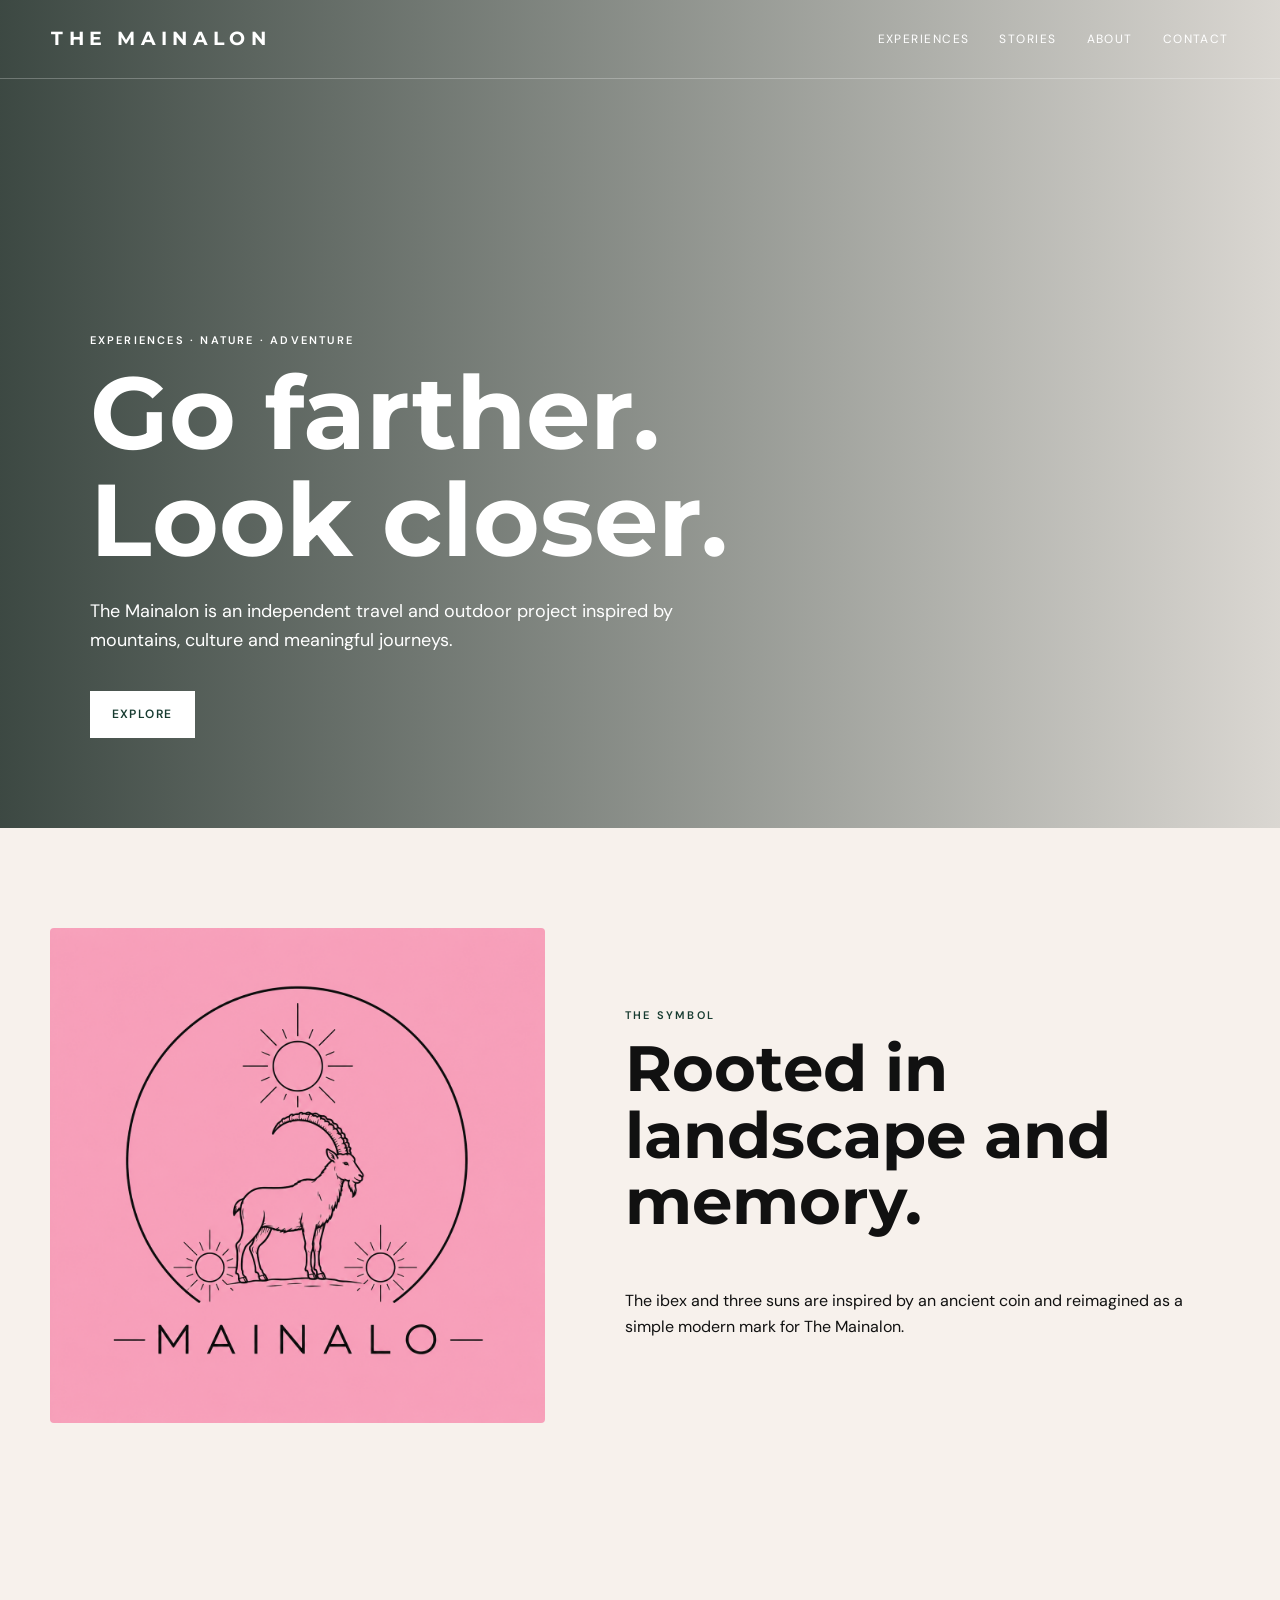
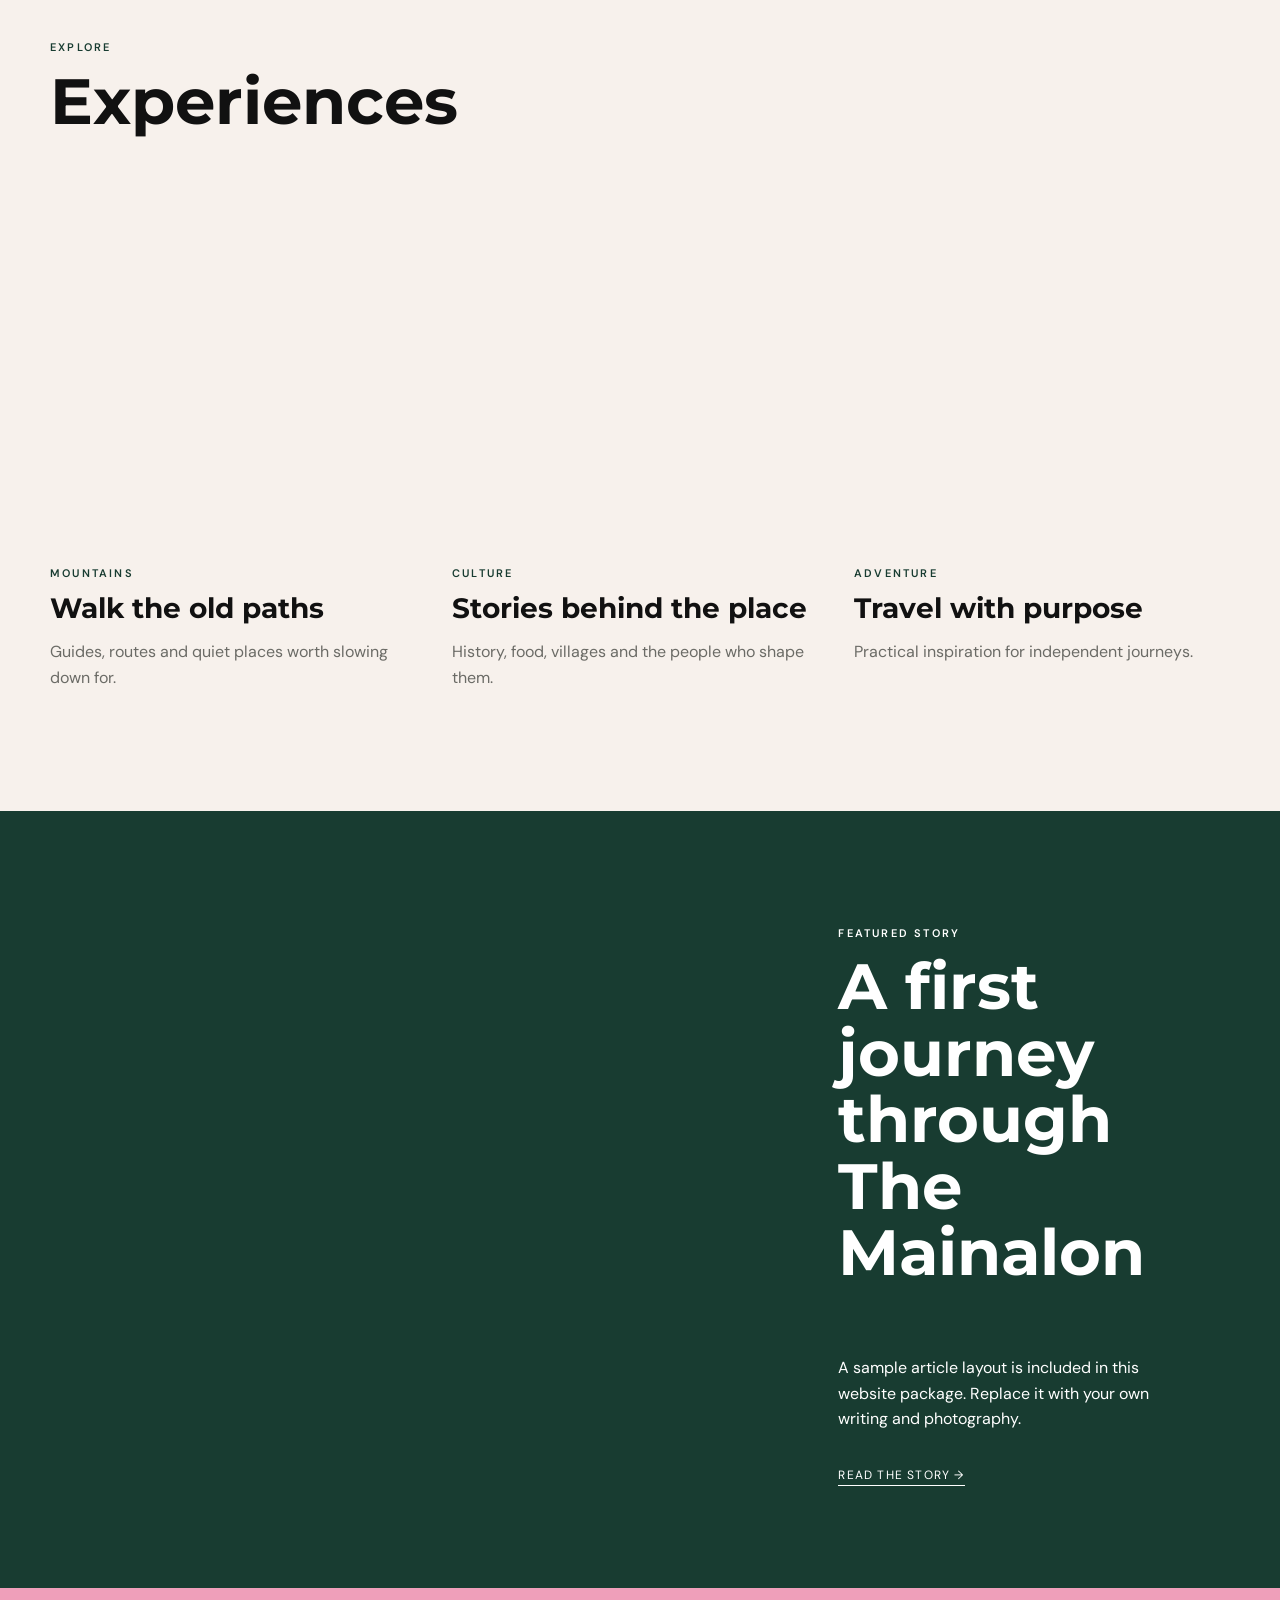
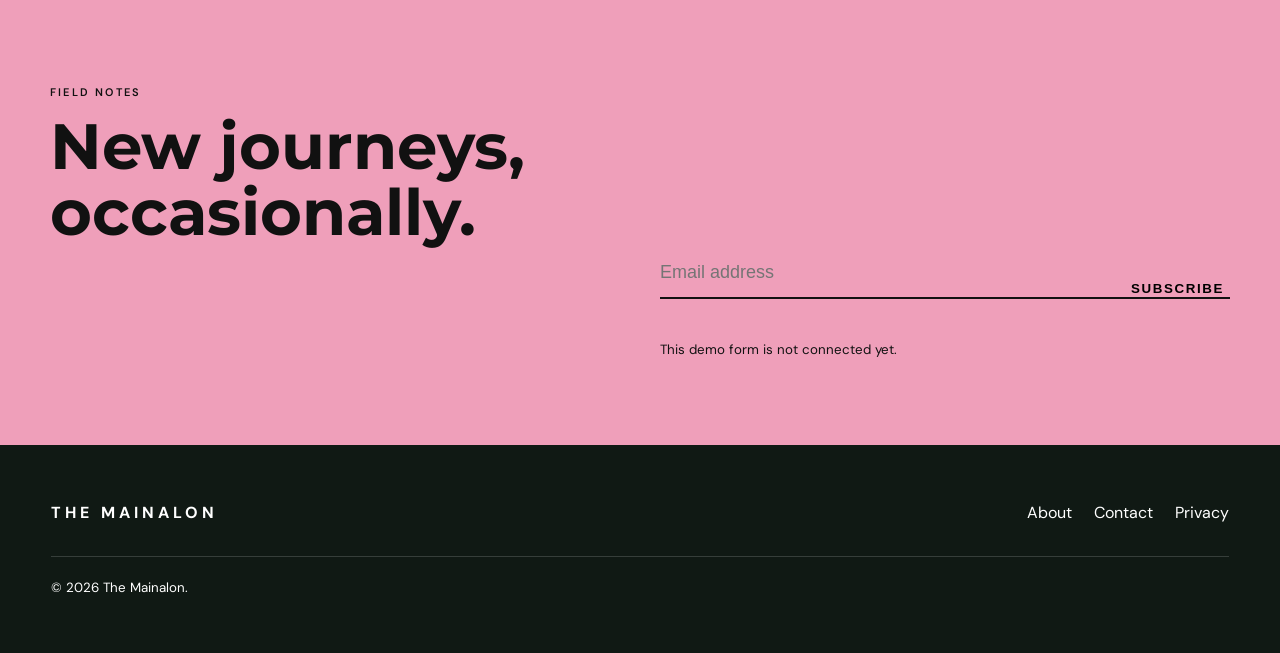
<file: index.html>
<!doctype html>
<html lang="en">
<head>
  <meta charset="utf-8">
  <meta name="viewport" content="width=device-width, initial-scale=1">
  <meta name="description" content="The Mainalon — experiences, nature and adventure.">
  <title>The Mainalon</title>
  <link rel="preconnect" href="https://fonts.googleapis.com">
  <link rel="preconnect" href="https://fonts.gstatic.com" crossorigin>
  <link href="https://fonts.googleapis.com/css2?family=DM+Sans:wght@400;500;600&family=Montserrat:wght@500;600;700&display=swap" rel="stylesheet">
  <link rel="stylesheet" href="styles.css">
</head>
<body>
  <header class="site-header">
    <a class="brand" href="index.html">THE MAINALON</a>
    <button class="menu-button" aria-expanded="false" aria-controls="site-nav">Menu</button>
    <nav id="site-nav" class="site-nav">
      <a href="#experiences">Experiences</a>
      <a href="#stories">Stories</a>
      <a href="about.html">About</a>
      <a href="contact.html">Contact</a>
    </nav>
  </header>

  <main>
    <section class="hero">
      <div class="hero-shade"></div>
      <div class="hero-copy">
        <p class="eyebrow">Experiences · Nature · Adventure</p>
        <h1>Go farther.<br>Look closer.</h1>
        <p>The Mainalon is an independent travel and outdoor project inspired by mountains, culture and meaningful journeys.</p>
        <a class="button" href="#experiences">Explore</a>
      </div>
    </section>

    <section class="logo-section">
      <img src="assets/mainalo-logo.png" alt="The Mainalon logo with ibex and three suns">
      <div>
        <p class="eyebrow dark">The symbol</p>
        <h2>Rooted in landscape and memory.</h2>
        <p>The ibex and three suns are inspired by an ancient coin and reimagined as a simple modern mark for The Mainalon.</p>
      </div>
    </section>

    <section id="experiences" class="section">
      <p class="eyebrow dark">Explore</p>
      <h2>Experiences</h2>
      <div class="cards">
        <article class="card">
          <div class="card-image one"></div>
          <p class="meta">Mountains</p>
          <h3>Walk the old paths</h3>
          <p>Guides, routes and quiet places worth slowing down for.</p>
        </article>
        <article class="card">
          <div class="card-image two"></div>
          <p class="meta">Culture</p>
          <h3>Stories behind the place</h3>
          <p>History, food, villages and the people who shape them.</p>
        </article>
        <article class="card">
          <div class="card-image three"></div>
          <p class="meta">Adventure</p>
          <h3>Travel with purpose</h3>
          <p>Practical inspiration for independent journeys.</p>
        </article>
      </div>
    </section>

    <section id="stories" class="story-feature">
      <div class="story-photo"></div>
      <div class="story-copy">
        <p class="eyebrow">Featured story</p>
        <h2>A first journey through The Mainalon</h2>
        <p>A sample article layout is included in this website package. Replace it with your own writing and photography.</p>
        <a class="text-link" href="articles/first-journey.html">Read the story →</a>
      </div>
    </section>

    <section class="newsletter">
      <div>
        <p class="eyebrow">Field notes</p>
        <h2>New journeys, occasionally.</h2>
      </div>
      <form id="newsletter-form">
        <input type="email" aria-label="Email address" placeholder="Email address" required>
        <button type="submit">Subscribe</button>
      </form>
      <small>This demo form is not connected yet.</small>
    </section>
  </main>

  <footer>
    <strong>THE MAINALON</strong>
    <div>
      <a href="about.html">About</a>
      <a href="contact.html">Contact</a>
      <a href="privacy.html">Privacy</a>
    </div>
    <small>© <span id="year"></span> The Mainalon.</small>
  </footer>
  <script src="script.js"></script>
</body>
</html>
</file>
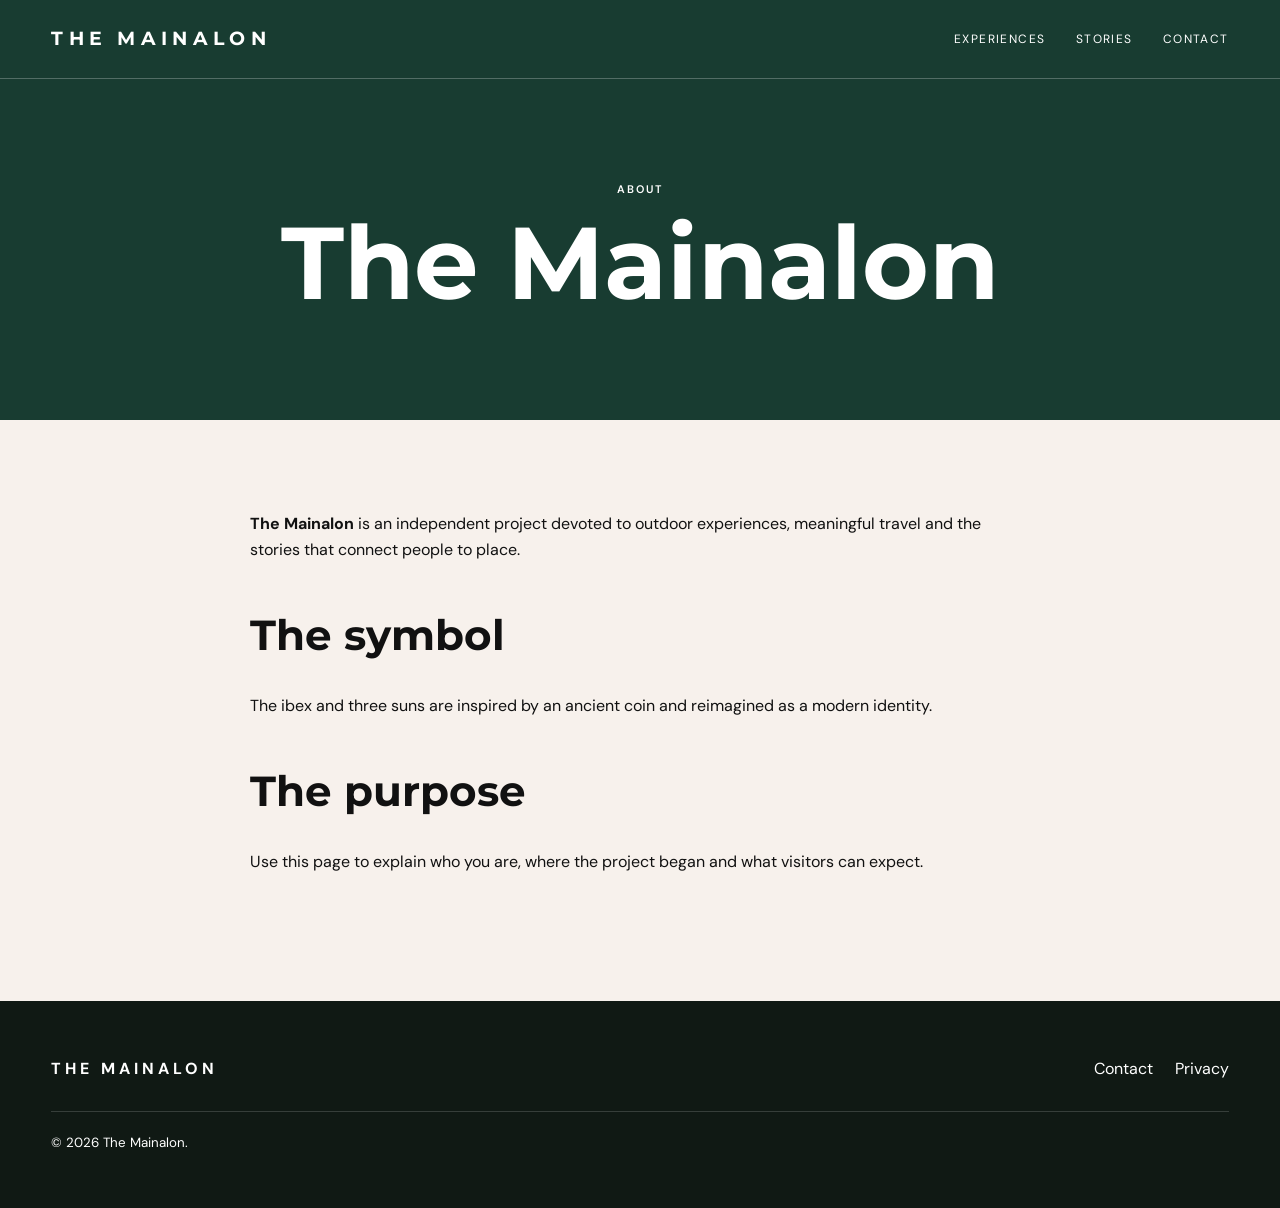
<file: about.html>
<!doctype html><html lang="en"><head><meta charset="utf-8"><meta name="viewport" content="width=device-width,initial-scale=1"><title>About | The Mainalon</title><link rel="preconnect" href="https://fonts.googleapis.com"><link rel="preconnect" href="https://fonts.gstatic.com" crossorigin><link href="https://fonts.googleapis.com/css2?family=DM+Sans:wght@400;500;600&family=Montserrat:wght@500;600;700&display=swap" rel="stylesheet"><link rel="stylesheet" href="styles.css"></head><body><header class="site-header"><a class="brand" href="index.html">THE MAINALON</a><nav class="site-nav open"><a href="index.html#experiences">Experiences</a><a href="index.html#stories">Stories</a><a href="contact.html">Contact</a></nav></header><main><section class="page-hero"><p class="eyebrow">About</p><h1>The Mainalon</h1></section><article class="prose"><p><strong>The Mainalon</strong> is an independent project devoted to outdoor experiences, meaningful travel and the stories that connect people to place.</p><h2>The symbol</h2><p>The ibex and three suns are inspired by an ancient coin and reimagined as a modern identity.</p><h2>The purpose</h2><p>Use this page to explain who you are, where the project began and what visitors can expect.</p></article></main><footer><strong>THE MAINALON</strong><div><a href="contact.html">Contact</a><a href="privacy.html">Privacy</a></div><small>© 2026 The Mainalon.</small></footer></body></html>
</file>
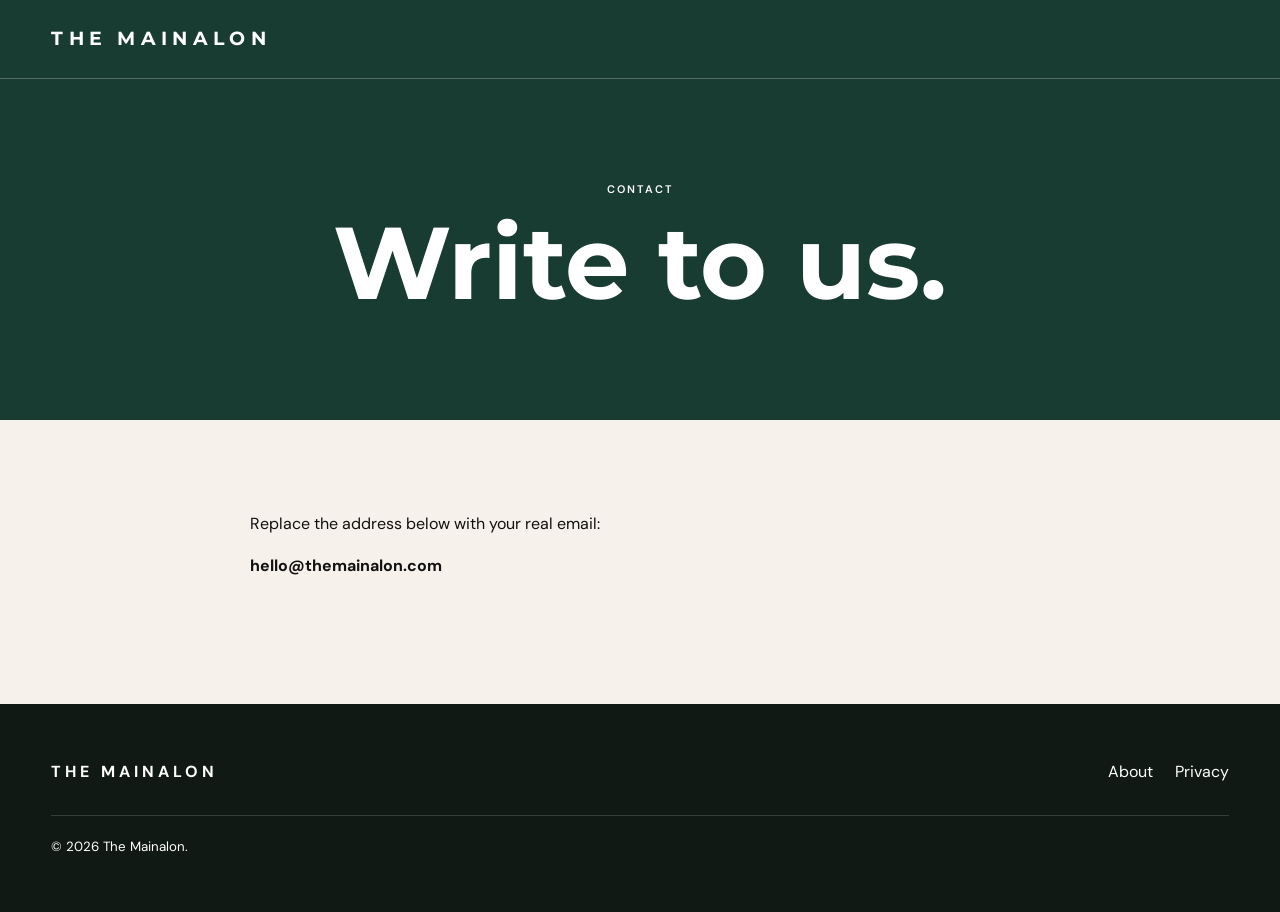
<file: contact.html>
<!doctype html><html lang="en"><head><meta charset="utf-8"><meta name="viewport" content="width=device-width,initial-scale=1"><title>Contact | The Mainalon</title><link rel="preconnect" href="https://fonts.googleapis.com"><link rel="preconnect" href="https://fonts.gstatic.com" crossorigin><link href="https://fonts.googleapis.com/css2?family=DM+Sans:wght@400;500;600&family=Montserrat:wght@500;600;700&display=swap" rel="stylesheet"><link rel="stylesheet" href="styles.css"></head><body><header class="site-header"><a class="brand" href="index.html">THE MAINALON</a></header><main><section class="page-hero"><p class="eyebrow">Contact</p><h1>Write to us.</h1></section><section class="prose"><p>Replace the address below with your real email:</p><p><strong>hello@themainalon.com</strong></p></section></main><footer><strong>THE MAINALON</strong><div><a href="about.html">About</a><a href="privacy.html">Privacy</a></div><small>© 2026 The Mainalon.</small></footer></body></html>
</file>
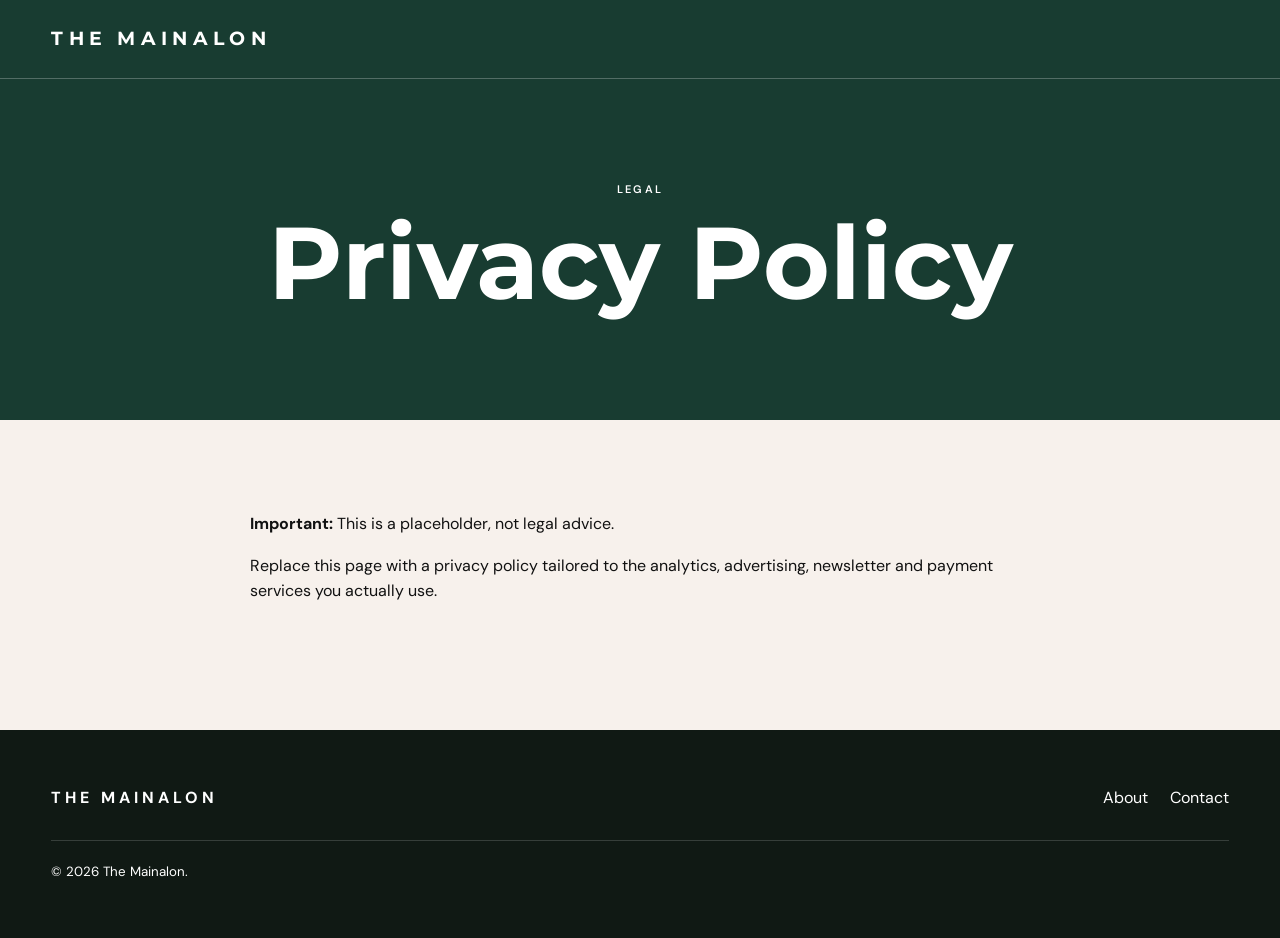
<file: privacy.html>
<!doctype html><html lang="en"><head><meta charset="utf-8"><meta name="viewport" content="width=device-width,initial-scale=1"><title>Privacy | The Mainalon</title><link rel="preconnect" href="https://fonts.googleapis.com"><link rel="preconnect" href="https://fonts.gstatic.com" crossorigin><link href="https://fonts.googleapis.com/css2?family=DM+Sans:wght@400;500;600&family=Montserrat:wght@500;600;700&display=swap" rel="stylesheet"><link rel="stylesheet" href="styles.css"></head><body><header class="site-header"><a class="brand" href="index.html">THE MAINALON</a></header><main><section class="page-hero"><p class="eyebrow">Legal</p><h1>Privacy Policy</h1></section><article class="prose"><p><strong>Important:</strong> This is a placeholder, not legal advice.</p><p>Replace this page with a privacy policy tailored to the analytics, advertising, newsletter and payment services you actually use.</p></article></main><footer><strong>THE MAINALON</strong><div><a href="about.html">About</a><a href="contact.html">Contact</a></div><small>© 2026 The Mainalon.</small></footer></body></html>
</file>
<file: styles.css>
:root{
  --ink:#111;
  --paper:#f7f1ec;
  --pink:#ef9fba;
  --green:#183c31;
  --white:#fff;
  --muted:#6b6b66;
  --max:1180px;
}
*{box-sizing:border-box}
html{scroll-behavior:smooth}
body{margin:0;background:var(--paper);color:var(--ink);font-family:"DM Sans",sans-serif;line-height:1.6}
a{color:inherit;text-decoration:none}
img{max-width:100%;display:block}
.site-header{position:absolute;z-index:10;top:0;left:0;width:100%;display:flex;align-items:center;justify-content:space-between;padding:24px clamp(20px,4vw,60px);color:white;border-bottom:1px solid rgba(255,255,255,.25)}
.brand{font-family:Montserrat,sans-serif;font-weight:700;letter-spacing:.28em;font-size:19px}
.site-nav{display:flex;gap:30px;text-transform:uppercase;letter-spacing:.12em;font-size:12px}
.menu-button{display:none;background:none;color:white;border:1px solid white;padding:8px 12px}
.hero{min-height:92vh;position:relative;display:flex;align-items:flex-end;padding:150px clamp(22px,7vw,100px) 90px;color:white;background:url("https://images.unsplash.com/photo-1464822759023-fed622ff2c3b?auto=format&fit=crop&w=2000&q=88") center/cover no-repeat}
.hero-shade{position:absolute;inset:0;background:linear-gradient(90deg,rgba(8,25,19,.78),rgba(8,25,19,.12))}
.hero-copy{position:relative;max-width:760px}
.eyebrow,.meta{text-transform:uppercase;letter-spacing:.2em;font-size:11px;font-weight:600}
.eyebrow.dark{color:var(--green)}
h1,h2,h3{font-family:Montserrat,sans-serif;line-height:1.04;margin-top:0}
h1{font-size:clamp(58px,8vw,110px);margin-bottom:24px}
h2{font-size:clamp(38px,5vw,68px)}
h3{font-size:28px;margin-bottom:10px}
.hero-copy>p:not(.eyebrow){font-size:18px;max-width:620px}
.button{display:inline-block;background:white;color:var(--green);padding:14px 22px;margin-top:18px;text-transform:uppercase;letter-spacing:.12em;font-size:12px;font-weight:600}
.logo-section{width:min(calc(100% - 42px),var(--max));margin:auto;padding:100px 0;display:grid;grid-template-columns:.9fr 1.1fr;gap:80px;align-items:center}
.logo-section img{border-radius:4px}
.section{width:min(calc(100% - 42px),var(--max));margin:auto;padding:105px 0}
.cards{display:grid;grid-template-columns:repeat(3,1fr);gap:26px;margin-top:42px}
.card-image{height:360px;background-size:cover;background-position:center}
.card-image.one{background-image:url("https://images.unsplash.com/photo-1500534314209-a25ddb2bd429?auto=format&fit=crop&w=900&q=85")}
.card-image.two{background-image:url("https://images.unsplash.com/photo-1523906834658-6e24ef2386f9?auto=format&fit=crop&w=900&q=85")}
.card-image.three{background-image:url("https://images.unsplash.com/photo-1464278533981-50106e6176b1?auto=format&fit=crop&w=900&q=85")}
.card .meta{margin-top:18px;color:var(--green)}
.card p:last-child{color:var(--muted)}
.story-feature{display:grid;grid-template-columns:1.15fr .85fr;min-height:650px;background:var(--green);color:white}
.story-photo{background:url("https://res.cloudinary.com/zj45lgvx/image/upload/v1785356613/Copy_of_copy_of_img_4653_bbnajt_kwvwqp.jpg") center/cover}
.story-copy{padding:clamp(45px,8vw,110px);display:flex;flex-direction:column;justify-content:center}
.text-link{align-self:flex-start;margin-top:18px;border-bottom:1px solid currentColor;text-transform:uppercase;letter-spacing:.1em;font-size:12px}
.newsletter{display:grid;grid-template-columns:1fr 1fr;gap:40px;padding:85px max(22px,calc((100vw - var(--max))/2));background:var(--pink)}
.newsletter form{display:flex;align-items:end;border-bottom:2px solid var(--ink)}
.newsletter input{flex:1;background:none;border:0;outline:0;padding:14px 0;font-size:18px}
.newsletter button{background:none;border:0;text-transform:uppercase;letter-spacing:.12em;font-weight:600}
.newsletter small{grid-column:2}
footer{padding:55px clamp(22px,4vw,60px);background:#101914;color:white;display:grid;grid-template-columns:1fr auto;gap:30px}
footer strong{letter-spacing:.25em}
footer div{display:flex;gap:22px}
footer small{grid-column:1/-1;border-top:1px solid rgba(255,255,255,.16);padding-top:20px}
.page-hero{padding:170px 22px 80px;background:var(--green);color:white;text-align:center}
.prose{width:min(calc(100% - 42px),780px);margin:auto;padding:75px 0 110px}
.prose h2{font-size:42px;margin-top:52px}
.article-cover{width:min(calc(100% - 42px),var(--max));height:min(65vw,700px);object-fit:cover;margin:45px auto 0}
@media(max-width:800px){
 .menu-button{display:block}
 .site-nav{display:none;position:absolute;right:20px;top:78px;flex-direction:column;background:var(--paper);color:var(--ink);padding:20px}
 .site-nav.open{display:flex}
 .logo-section,.cards,.story-feature,.newsletter{grid-template-columns:1fr}
 .newsletter small{grid-column:1}
 .cards{gap:48px}
 .card-image{height:320px}
 .story-photo{min-height:430px}
 footer{grid-template-columns:1fr}
}
</file>
